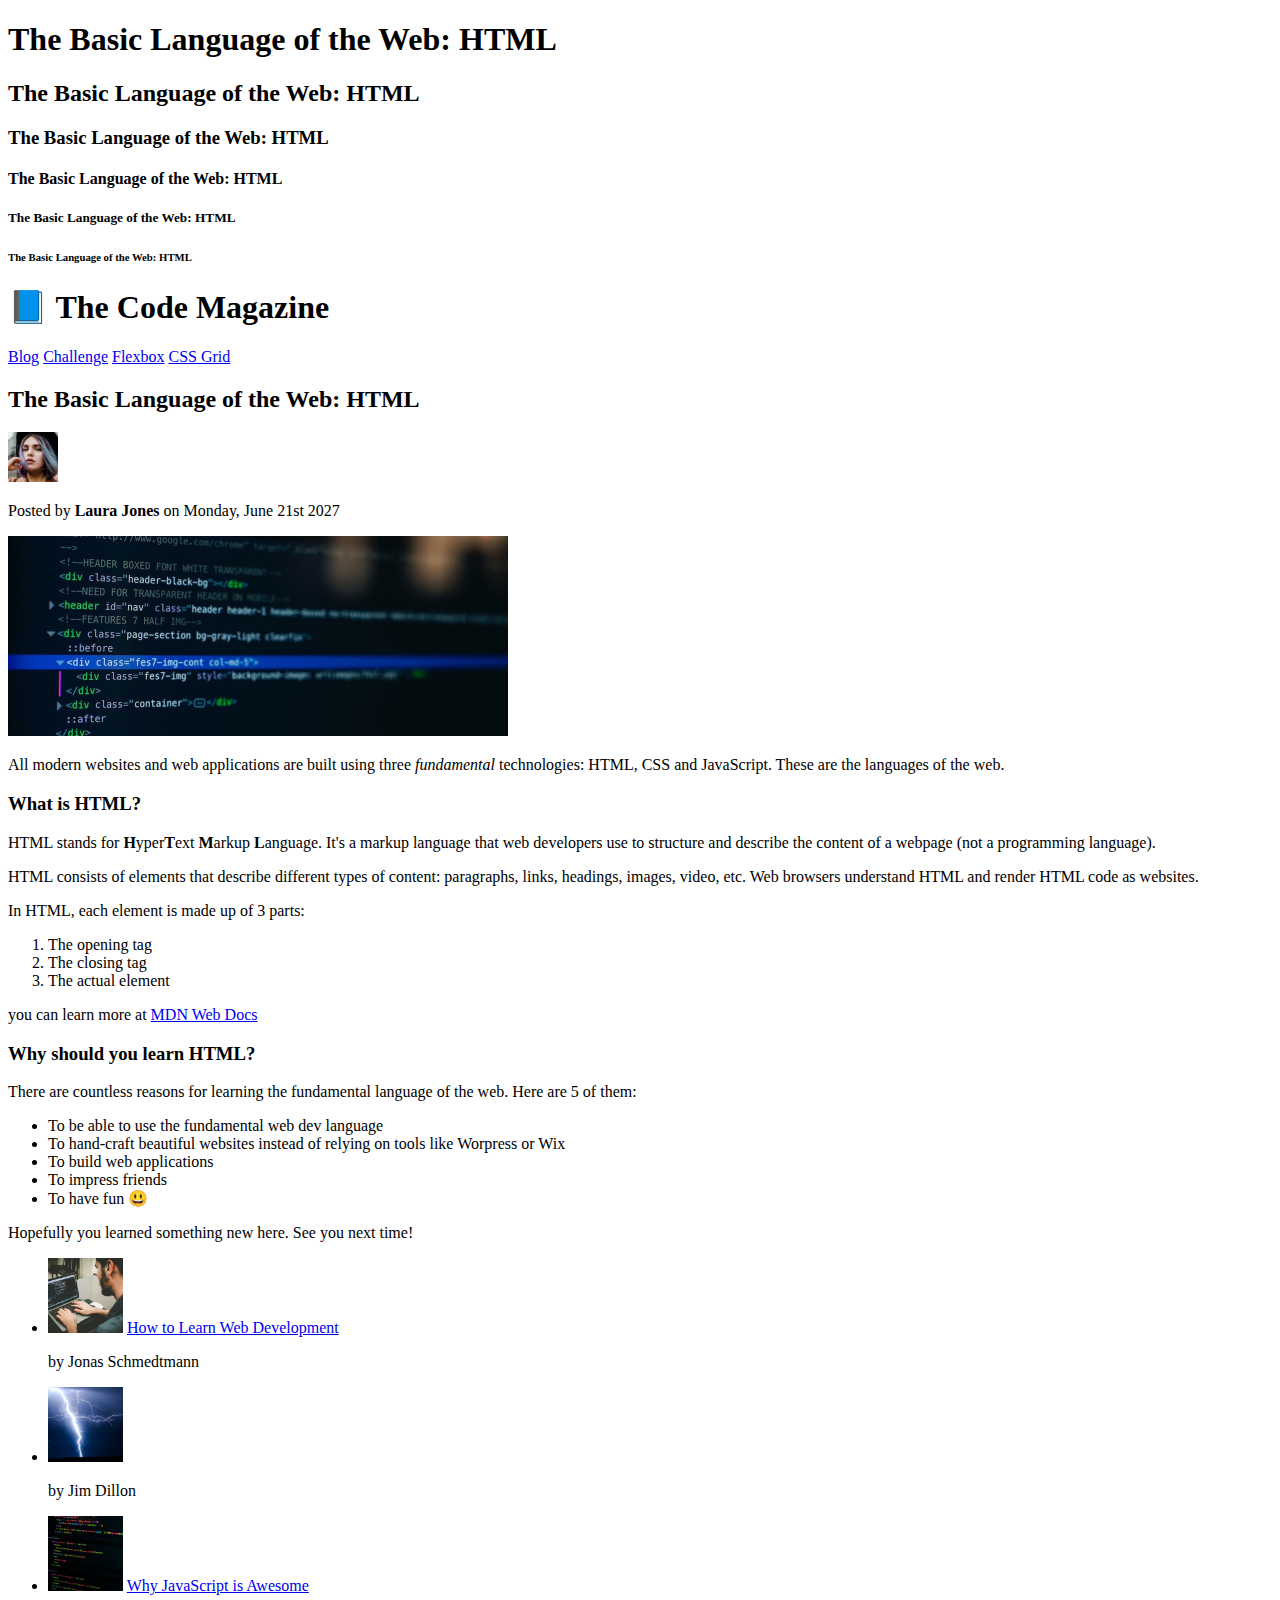
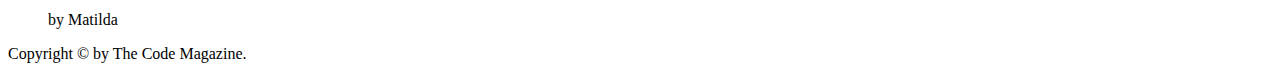
<file: starter/02-HTML-Fundamentals/index.html>
<!DOCTYPE html>
<html lang="en">
  <head>
    <meta charset="UTF-8" />
    <title>The Basic Language of the web: HTML</title>
  </head>
  <body>
    <h1>The Basic Language of the Web: HTML</h1>
    <h2>The Basic Language of the Web: HTML</h2>
    <h3>The Basic Language of the Web: HTML</h3>
    <h4>The Basic Language of the Web: HTML</h4>
    <h5>The Basic Language of the Web: HTML</h5>
    <h6>The Basic Language of the Web: HTML</h6>
    <header>
      <h1>📘 The Code Magazine</h1>
      <nav>
        <a href="./blog.html">Blog</a>
        <a href="#">Challenge</a>
        <a href="#">Flexbox</a>
        <a href="#">CSS Grid</a>
      </nav>
    </header>
    <article>
      <header>
        <h2>The Basic Language of the Web: HTML</h2>

        <img
          src="./img/laura-jones.jpg"
          alt="Head shot of Laura Jones"
          height="50"
          width="50"
        />
        <p>Posted by <strong>Laura Jones</strong> on Monday, June 21st 2027</p>

        <img
          src="./img/post-img.jpg"
          width="500"
          height="200"
          alt="HTML Code on a screen "
        />
      </header>

      <p>
        All modern websites and web applications are built using three
        <em>fundamental</em>
        technologies: HTML, CSS and JavaScript. These are the languages of the
        web.
      </p>

      <h3>What is HTML?</h3>
      <p>
        HTML stands for
        <strong>H</strong>yper<strong>T</strong>ext <strong>M</strong>arkup
        <strong>L</strong>anguage. It's a markup language that web developers
        use to structure and describe the content of a webpage (not a
        programming language).
      </p>
      <p>
        HTML consists of elements that describe different types of content:
        paragraphs, links, headings, images, video, etc. Web browsers understand
        HTML and render HTML code as websites.
      </p>
      <p>In HTML, each element is made up of 3 parts:</p>
      <ol>
        <li>The opening tag</li>
        <li>The closing tag</li>
        <li>The actual element</li>
      </ol>

      <p>
        you can learn more at
        <a href="https://developer.mozilla.org/zh-TW/" target="_blank"
          >MDN Web Docs</a
        >
      </p>
      <h3>Why should you learn HTML?</h3>
      <p>
        There are countless reasons for learning the fundamental language of the
        web. Here are 5 of them:
      </p>
      <ul>
        <li>To be able to use the fundamental web dev language</li>
        <li>
          To hand-craft beautiful websites instead of relying on tools like
          Worpress or Wix
        </li>
        <li>To build web applications</li>
        <li>To impress friends</li>
        <li>To have fun 😃</li>
      </ul>

      <p>Hopefully you learned something new here. See you next time!</p>

      <aside>
        <ul>
          <li>
            <img src="./img/related-1.jpg" alt="" width="75" />
            <a href="#">How to Learn Web Development</a>
            <p>by Jonas Schmedtmann</p>
          </li>
          <li>
            <img src="./img/related-2.jpg" alt="" width="75" />
            <p>by Jim Dillon</p>
          </li>
          <li>
            <img src="./img/related-3.jpg" alt="" width="75" />
            <a href="#">Why JavaScript is Awesome</a>
            <p>by Matilda</p>
          </li>
        </ul>
      </aside>
    </article>
    <footer>Copyright &copy; by The Code Magazine.</footer>
  </body>
</html>
</file>
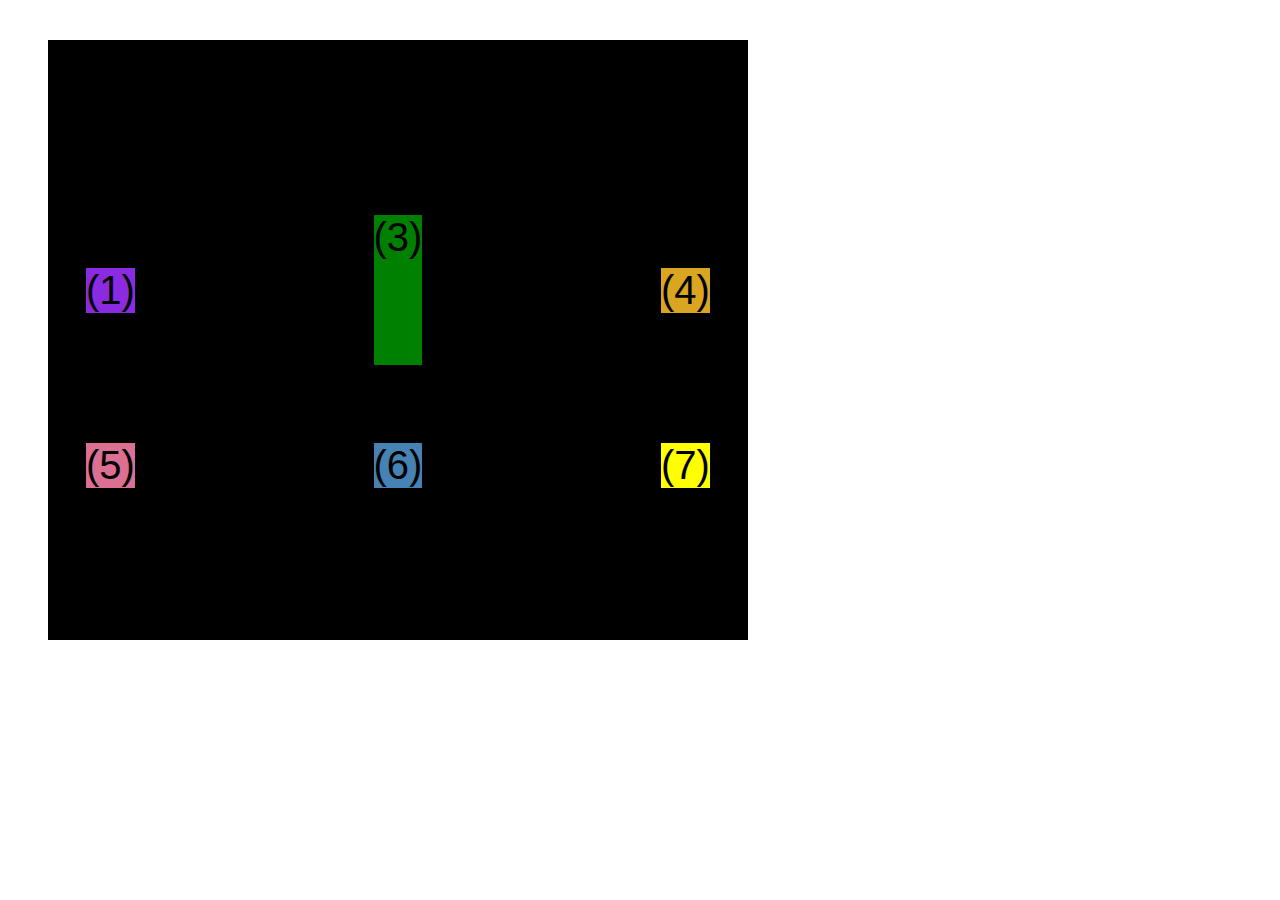
<file: starter/04-CSS-Layouts/css-grid.html>
<!DOCTYPE html>
<html lang="en">
  <head>
    <meta charset="UTF-8" />
    <meta http-equiv="X-UA-Compatible" content="IE=edge" />
    <meta name="viewport" content="width=device-width, initial-scale=1.0" />
    <title>CSS Grid</title>
    <style>
      .el--1 {
        background-color: blueviolet;
      }
      .el--2 {
        background-color: orangered;
      }
      .el--3 {
        background-color: green;
        height: 150px;
      }
      .el--4 {
        background-color: goldenrod;
      }
      .el--5 {
        background-color: palevioletred;
      }
      .el--6 {
        background-color: steelblue;
      }
      .el--7 {
        background-color: yellow;
      }
      .el--8 {
        background-color: crimson;
      }

      .container--1 {
        /* STARTER */
        font-family: sans-serif;
        background-color: #ddd;
        font-size: 40px;
        margin: 40px;

        /* CSS GRID */
        display: grid;
        /* grid-template-columns: 1fr 1fr 1fr 1fr; */
        grid-template-columns: repeat(4, 1fr);
        grid-template-rows: 1fr 1fr;

        column-gap: 20px;
        row-gap: 40px;

        display: none;
      }

      .el--8 {
        grid-column: 2/3;
        grid-row: 1/2;
      }

      .el--2 {
        grid-column: 1 / span 2;
        grid-row: 2;
      }

      .container--2 {
        /* STARTER */
        /* display: none; */
        font-family: sans-serif;
        background-color: black;
        font-size: 40px;
        margin: 40px;

        width: 700px;
        height: 600px;

        /* CSS GRID */
        display: grid;
        grid-template-columns: 125px 200px 125px;
        grid-template-rows: 250px 100px;

        /* Aligning tricks into container distribute into empty space*/
        justify-content: space-between;

        align-content: center;
        /* Aligning items inside cells: moving item around inside the cell */
        align-items: center;
        justify-items: center;
      }
    </style>
  </head>
  <body>
    <div class="container--1">
      <div class="el el--1">(1) HTML</div>
      <div class="el el--2">(2) and</div>
      <div class="el el--3">(3) CSS</div>
      <div class="el el--4">(4) are</div>
      <div class="el el--5">(5) amazing</div>
      <div class="el el--6">(6) languages</div>
      <div class="el el--7">(7) to</div>
      <div class="el el--8">(8) learn</div>
    </div>

    <div class="container--2">
      <div class="el el--1">(1)</div>
      <div class="el el--3">(3)</div>
      <div class="el el--4">(4)</div>
      <div class="el el--5">(5)</div>
      <div class="el el--6">(6)</div>
      <div class="el el--7">(7)</div>
    </div>
  </body>
</html>
</file>
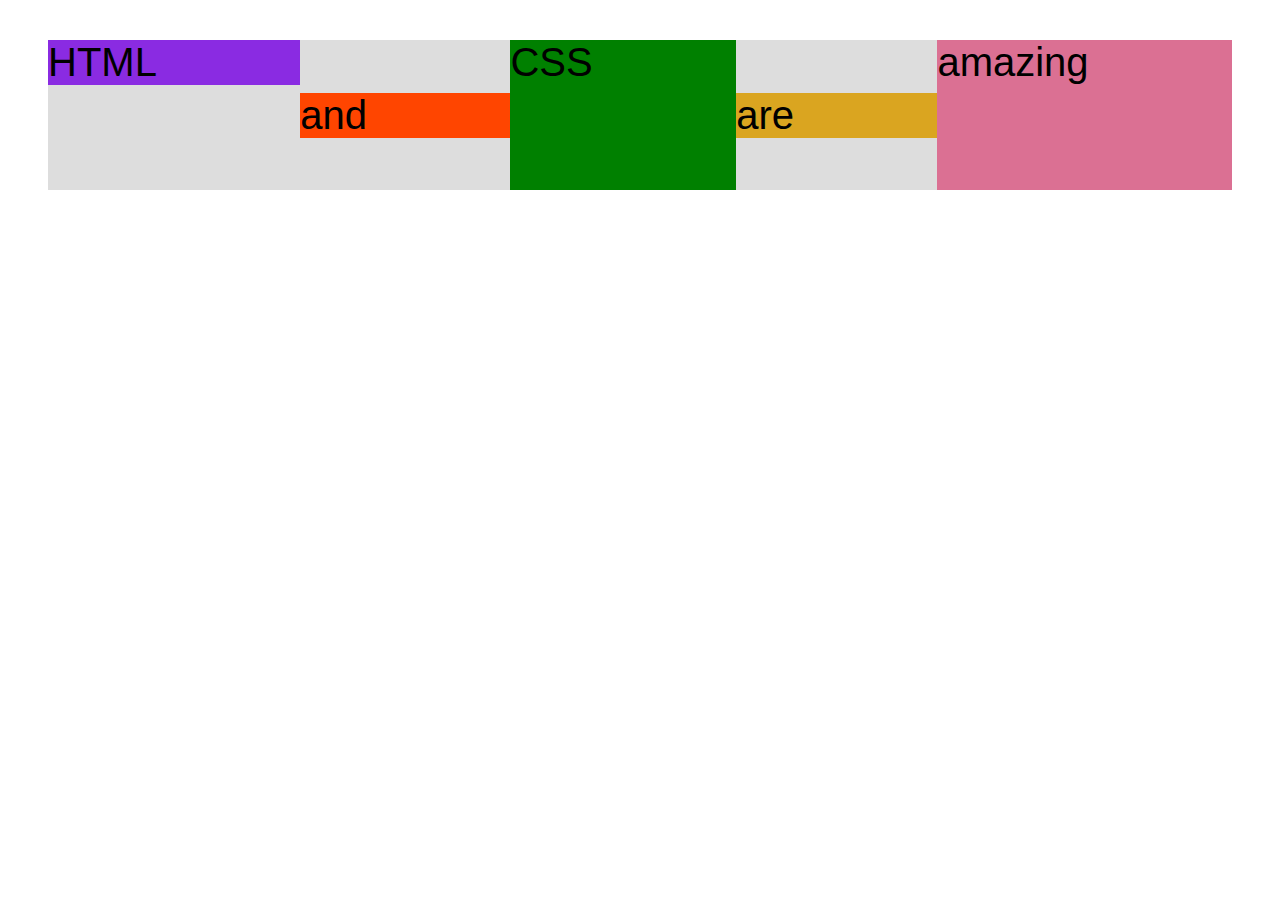
<file: starter/04-CSS-Layouts/flexbox.html>
<!DOCTYPE html>
<html lang="en">
  <head>
    <meta charset="UTF-8" />
    <meta http-equiv="X-UA-Compatible" content="IE=edge" />
    <meta name="viewport" content="width=device-width, initial-scale=1.0" />
    <title>Flexbox</title>
    <style>
      .el--1 {
        background-color: blueviolet;
      }
      .el--2 {
        background-color: orangered;
      }
      .el--3 {
        background-color: green;
        height: 150px;
      }
      .el--4 {
        background-color: goldenrod;
      }
      .el--5 {
        background-color: palevioletred;
      }
      .el--6 {
        background-color: steelblue;
      }
      .el--7 {
        background-color: yellow;
      }
      .el--8 {
        background-color: crimson;
      }

      .container {
        /* STARTER */
        font-family: sans-serif;
        background-color: #ddd;
        font-size: 40px;
        margin: 40px;

        /* FLEXBOX */
        display: flex;
        align-items: center;
        justify-content: flex-start;
      }

      .el {
        /* 
        DEFAULT
        flex-grow: 0;
        flex-shrink: 1;
        flex-basis: auto; 
        */

        /* flex-basis: 200px;
        flex-shrink: 1; */
        flex-grow: 1;
      }
      .el--1 {
        align-self: flex-start;
      }

      .el--5 {
        align-self: stretch;
      }
    </style>
  </head>
  <body>
    <div class="container">
      <div class="el el--1">HTML</div>
      <div class="el el--2">and</div>
      <div class="el el--3">CSS</div>
      <div class="el el--4">are</div>
      <div class="el el--5">amazing</div>
      <!-- <div class="el el--6">languages</div> -->
      <!-- <div class="el el--7">to</div>
      <div class="el el--8">learn</div> -->
    </div>
  </body>
</html>
</file>
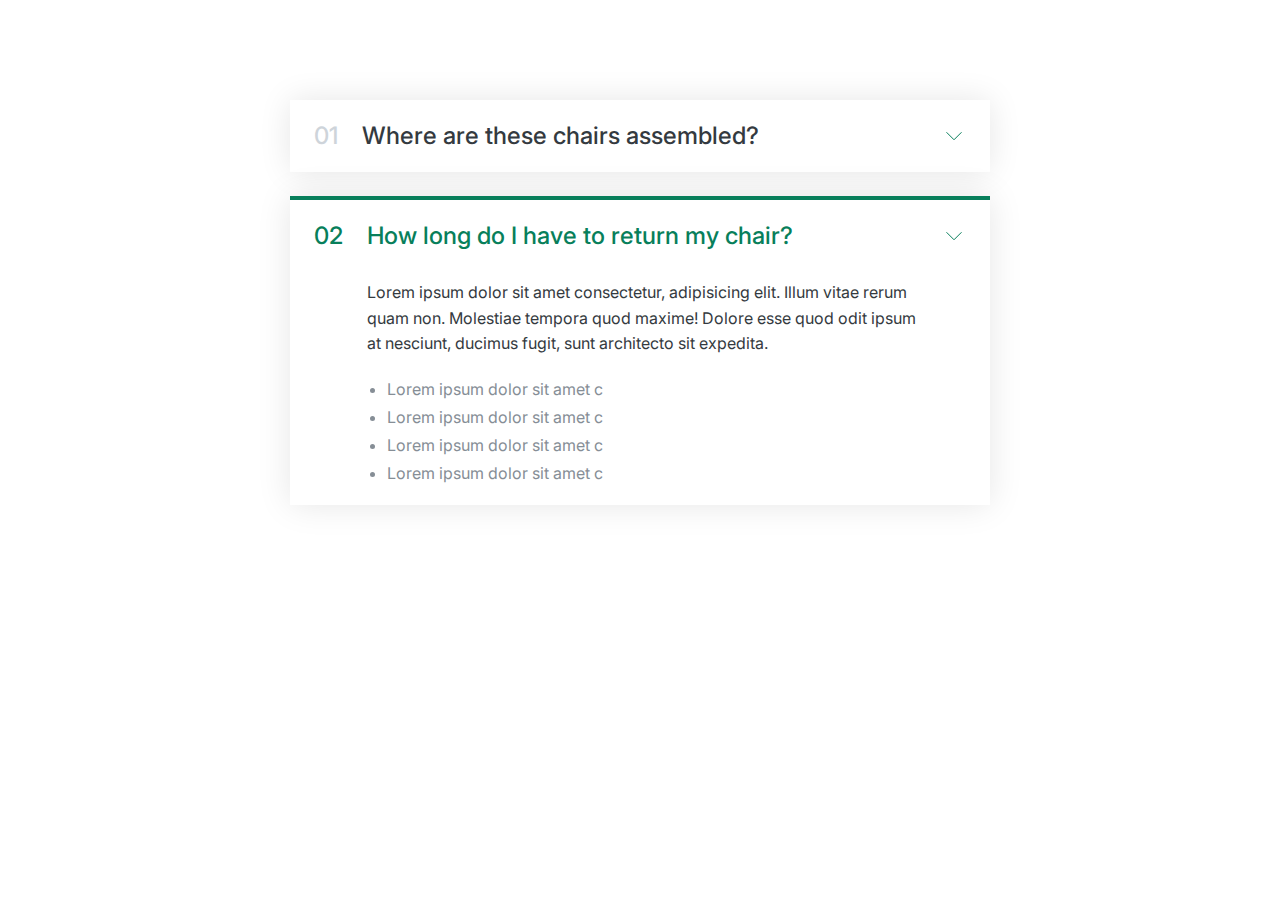
<file: starter/06-Components/01-accordion.html>
<!DOCTYPE html>
<html lang="en">
  <head>
    <meta charset="UTF-8" />
    <meta http-equiv="X-UA-Compatible" content="IE=edge" />
    <meta name="viewport" content="width=device-width, initial-scale=1.0" />
    <link
      href="https://fonts.googleapis.com/css2?family=Inter:wght@400;500;700&display=swap"
      rel="stylesheet"
    />
    <title>Accordion Components</title>
    <style>
      /*
              SPACING SYSTEM (px)
              2 / 4 / 8 / 12 / 16 / 24 / 32 / 48 / 64 / 80 / 96 / 128

              FONT SIZE SYSTEM (px)
              10 / 12 / 14 / 16 / 18 / 20 / 24 / 30 / 36 / 44 / 52 / 62 / 74 / 86 / 98
              */

      /*
              COLOR SYSTEM
              MAIN COLOR: #087f5b
              GREY COLOR: #343a40

              */

      * {
        margin: 0;
        padding: 0;
        box-sizing: border-box;
      }

      /* ------------------------ */
      /* GENERAL STYLES */
      /* ------------------------ */
      body {
        font-family: "inter", sans-serif;
        color: #343a40;
        line-height: 1;
      }

      .accordion {
        width: 700px;
        margin: 100px auto;
        display: flex;
        flex-direction: column;
        gap: 24px;
      }

      .item {
        box-shadow: 0 0 32px rgb(0, 0, 0, 0.1);
        padding: 24px;

        display: grid;
        grid-template-columns: auto 1fr auto;
        column-gap: 24px;
        row-gap: 32px;
        border-top: #087f5b px solid;
        align-items: center;
      }

      .number,
      .text {
        font-size: 24px;
        font-weight: 500;
        /* color: #087f5b; */
      }

      .number {
        color: #ced4da;
      }

      .icon {
        width: 24px;
        height: 24px;
        stroke: #087f5b;
      }

      .hidden-box {
        grid-column: 2;
        display: none;
      }

      .hidden-box p {
        line-height: 1.6;
        margin-bottom: 24px;
      }

      .open {
        border-top: #087f5b 4px solid;
      }

      .open .hidden-box {
        display: block;
      }

      .open .number,
      .open .text {
        color: #087f5b;
      }

      .hidden-box ul {
        color: #868e96;
        margin-left: 20px;
        display: flex;
        flex-direction: column;
        gap: 12px;
      }
    </style>
  </head>
  <body>
    <div class="accordion">
      <div class="item">
        <p class="number">01</p>
        <p class="text">Where are these chairs assembled?</p>
        <svg
          xmlns="http://www.w3.org/2000/svg"
          fill="none"
          viewBox="0 0 24 24"
          strokeWidth="{1.5}"
          stroke="currentColor"
          class="icon"
        >
          <path
            strokeLinecap="round"
            strokeLinejoin="round"
            d="M19.5 8.25l-7.5 7.5-7.5-7.5"
          />
        </svg>
        <div class="hidden-box">
          <p>
            Lorem ipsum dolor sit amet consectetur, adipisicing elit. Illum
            vitae rerum quam non. Molestiae tempora quod maxime! Dolore esse
            quod odit ipsum at nesciunt, ducimus fugit, sunt architecto sit
            expedita.
          </p>
          <ul>
            <li>Lorem ipsum dolor sit amet c</li>
            <li>Lorem ipsum dolor sit amet c</li>
            <li>Lorem ipsum dolor sit amet c</li>
            <li>Lorem ipsum dolor sit amet c</li>
          </ul>
        </div>
      </div>
      <div class="item open">
        <p class="number">02</p>
        <p class="text">How long do I have to return my chair?</p>
        <svg
          xmlns="http://www.w3.org/2000/svg"
          fill="none"
          viewBox="0 0 24 24"
          strokeWidth="{1.5}"
          stroke="currentColor"
          class="icon"
        >
          <path
            strokeLinecap="round"
            strokeLinejoin="round"
            d="M19.5 8.25l-7.5 7.5-7.5-7.5"
          />
        </svg>
        <div class="hidden-box">
          <p>
            Lorem ipsum dolor sit amet consectetur, adipisicing elit. Illum
            vitae rerum quam non. Molestiae tempora quod maxime! Dolore esse
            quod odit ipsum at nesciunt, ducimus fugit, sunt architecto sit
            expedita.
          </p>
          <ul>
            <li>Lorem ipsum dolor sit amet c</li>
            <li>Lorem ipsum dolor sit amet c</li>
            <li>Lorem ipsum dolor sit amet c</li>
            <li>Lorem ipsum dolor sit amet c</li>
          </ul>
        </div>
      </div>
    </div>
  </body>
</html>
</file>
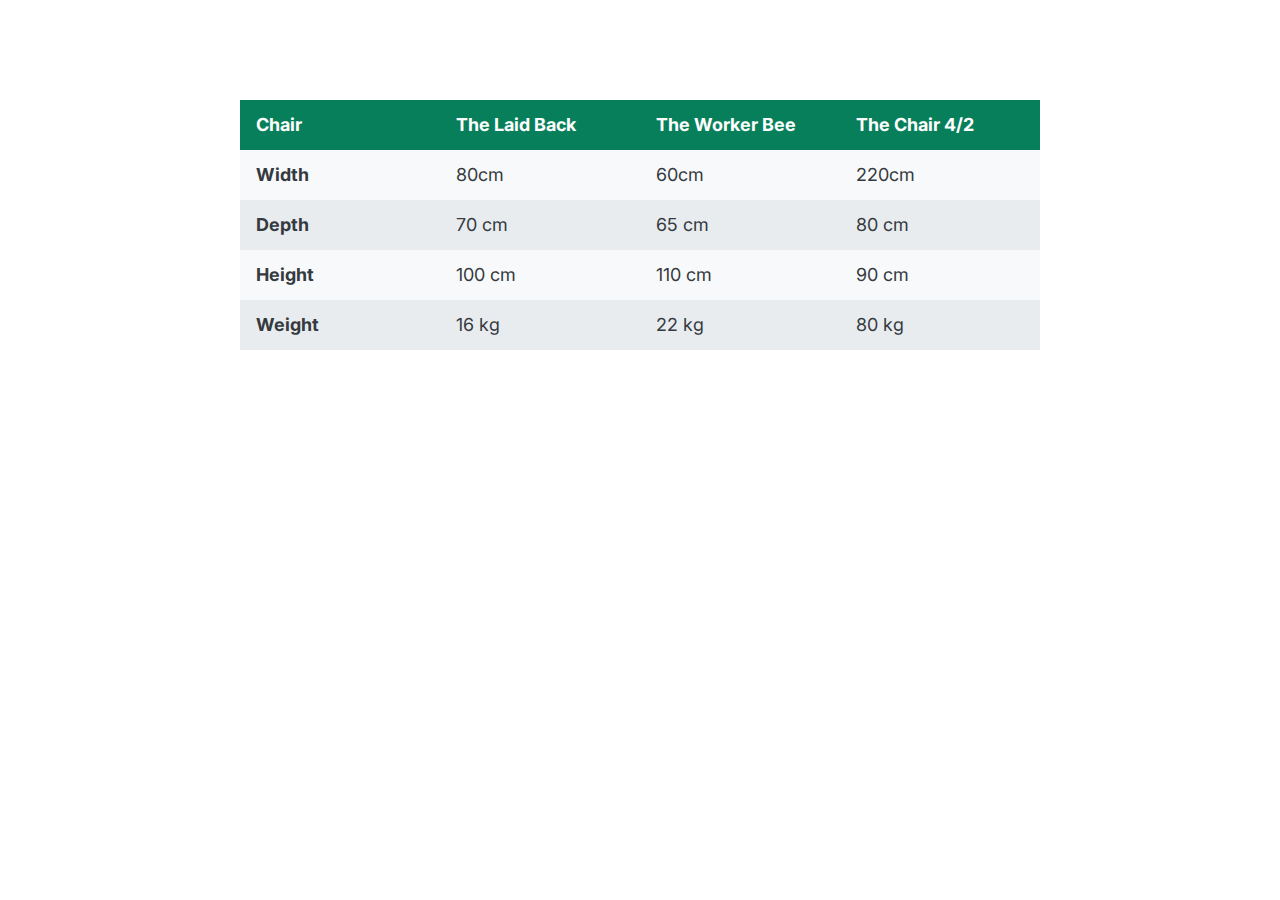
<file: starter/06-Components/03-table.html>
<!DOCTYPE html>
<html lang="en">
  <head>
    <meta charset="UTF-8" />
    <meta http-equiv="X-UA-Compatible" content="IE=edge" />
    <meta name="viewport" content="width=device-width, initial-scale=1.0" />
    <link
      href="https://fonts.googleapis.com/css2?family=Inter:wght@400;500;700&display=swap"
      rel="stylesheet"
    />
    <title>Accordion Components</title>
    <style>
      /*
              SPACING SYSTEM (px)
              2 / 4 / 8 / 12 / 16 / 24 / 32 / 48 / 64 / 80 / 96 / 128

              FONT SIZE SYSTEM (px)
              10 / 12 / 14 / 16 / 18 / 20 / 24 / 30 / 36 / 44 / 52 / 62 / 74 / 86 / 98
              */

      /*
              COLOR SYSTEM
              MAIN COLOR: #087f5b
              GREY COLOR: #343a40

              */

      * {
        margin: 0;
        padding: 0;
        box-sizing: border-box;
      }

      /* ------------------------ */
      /* GENERAL STYLES */
      /* ------------------------ */
      body {
        font-family: "inter", sans-serif;
        color: #343a40;
        line-height: 1;
        display: flex;
        justify-content: center;
      }

      table {
        margin-top: 100px;
        width: 800px;
        text-align: left;
        /* border: 1px solid #343a40; */
        border-collapse: collapse;
        font-size: 18px;
      }

      th,
      td {
        /* border: 1px solid #343a40; */
        padding: 16px;
      }

      thead th {
        background-color: #087f5b;
        color: #fff;
        width: 25%;
      }

      tbody tr:nth-child(odd) {
        background-color: #f8f9fa;
      }

      tbody tr:nth-child(even) {
        background-color: #e9ecef;
      }
    </style>
  </head>
  <body>
    <table>
      <thead>
        <tr>
          <th>Chair</th>
          <th>The Laid Back</th>
          <th>The Worker Bee</th>
          <th>The Chair 4/2</th>
        </tr>
      </thead>

      <tbody>
        <tr>
          <th>Width</th>
          <td>80cm</td>
          <td>60cm</td>
          <td>220cm</td>
        </tr>
        <tr>
          <th>Depth</th>
          <td>70 cm</td>
          <td>65 cm</td>
          <td>80 cm</td>
        </tr>
        <tr>
          <th>Height</th>
          <td>100 cm</td>
          <td>110 cm</td>
          <td>90 cm</td>
        </tr>
        <tr>
          <th>Weight</th>
          <td>16 kg</td>
          <td>22 kg</td>
          <td>80 kg</td>
        </tr>
      </tbody>
    </table>
  </body>
</html>
</file>
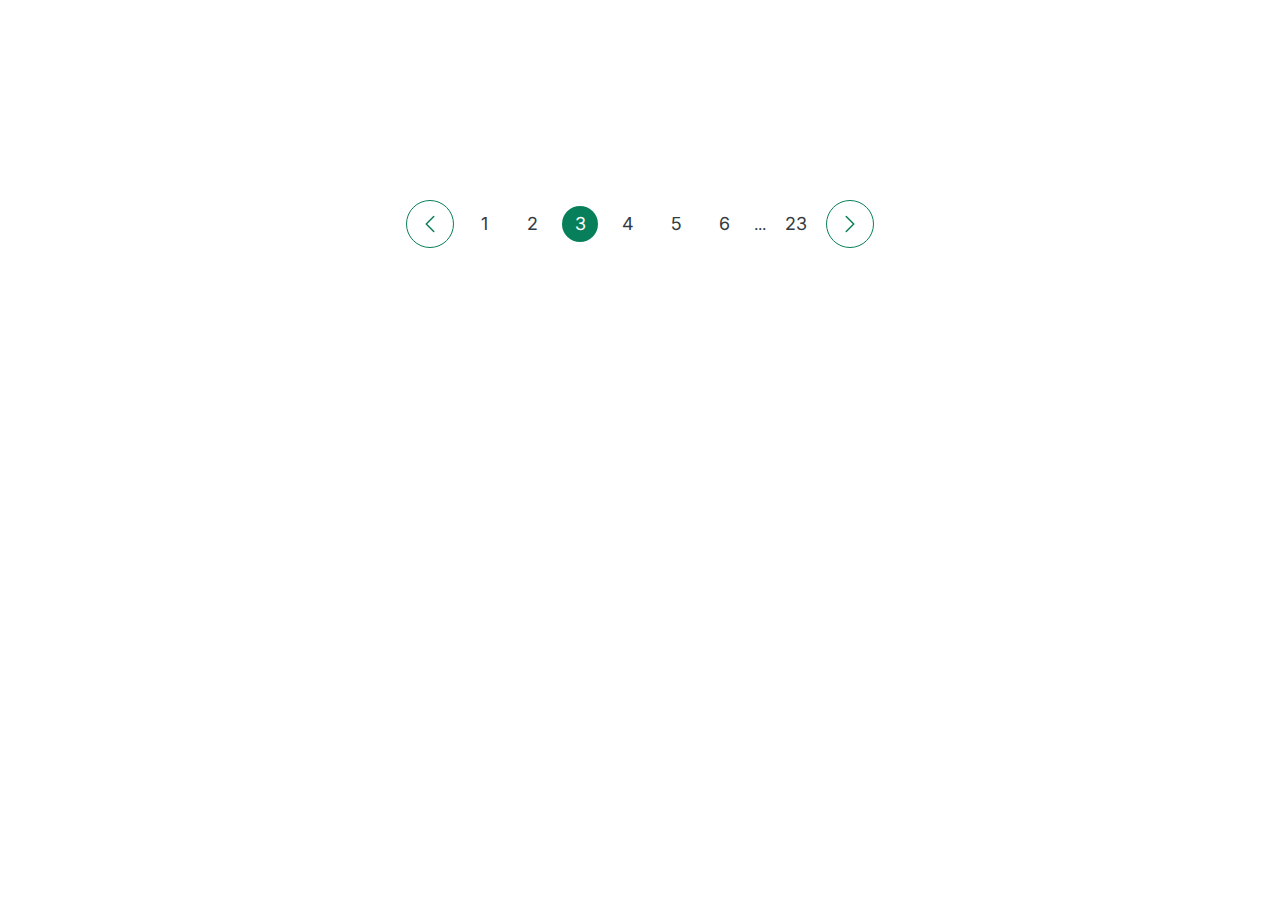
<file: starter/06-Components/04-pagination.html>
<!DOCTYPE html>
<html lang="en">
  <head>
    <meta charset="UTF-8" />
    <meta http-equiv="X-UA-Compatible" content="IE=edge" />
    <meta name="viewport" content="width=device-width, initial-scale=1.0" />
    <link
      href="https://fonts.googleapis.com/css2?family=Inter:wght@400;500;700&display=swap"
      rel="stylesheet"
    />
    <title>Pagination</title>
    <style>
      /*
              SPACING SYSTEM (px)
              2 / 4 / 8 / 12 / 16 / 24 / 32 / 48 / 64 / 80 / 96 / 128

              FONT SIZE SYSTEM (px)
              10 / 12 / 14 / 16 / 18 / 20 / 24 / 30 / 36 / 44 / 52 / 62 / 74 / 86 / 98
              */

      /*
              COLOR SYSTEM
              MAIN COLOR: #087f5b
              GREY COLOR: #343a40

              */

      * {
        margin: 0;
        padding: 0;
        box-sizing: border-box;
      }

      /* ------------------------ */
      /* GENERAL STYLES */
      /* ------------------------ */
      body {
        font-family: "inter", sans-serif;
        color: #343a40;
        line-height: 1;
        display: flex;
        justify-content: center;
      }

      .pagination {
        display: flex;
        gap: 12px;
        align-items: center;
        margin-top: 200px;
      }

      .btn {
        width: 48px;
        height: 48px;
        border: 1px solid #087f5b;
        border-radius: 50%;
        background: none;
        display: flex;
        justify-content: center;
        align-items: center;
        cursor: pointer;
      }

      .btn:hover {
        background-color: #087f5b;
      }

      .btn:hover .btn-icon {
        stroke: #fff;
      }

      .btn-icon {
        height: 24px;
        width: 24px;
        stroke: #087f5b;
      }

      .page-link:link,
      .page-link:visited {
        font-size: 18px;
        color: #343a40;
        text-decoration: none;
        border-radius: 50%;
        width: 36px;
        height: 36px;

        display: flex;
        align-items: center;
        justify-content: center;
      }

      .page-link:active,
      .page-link:hover,
      .page-link.page-link--current {
        background-color: #087f5b;
        color: #fff;
      }
    </style>
  </head>
  <body>
    <div class="pagination">
      <button class="btn btn--left">
        <svg
          xmlns="http://www.w3.org/2000/svg"
          fill="none"
          viewBox="0 0 24 24"
          stroke-width="1.5"
          stroke="currentColor"
          class="btn-icon"
        >
          <path
            stroke-linecap="round"
            stroke-linejoin="round"
            d="M15.75 19.5L8.25 12l7.5-7.5"
          />
        </svg>
      </button>
      <a href="" class="page-link">1</a>
      <a href="" class="page-link">2</a>
      <a href="" class="page-link page-link--current">3</a>
      <a href="" class="page-link">4</a>
      <a href="" class="page-link">5</a>
      <a href="" class="page-link">6</a>
      <span>...</span>
      <a href="" class="page-link">23</a>
      <button class="btn btn--right">
        <svg
          xmlns="http://www.w3.org/2000/svg"
          fill="none"
          viewBox="0 0 24 24"
          stroke-width="1.5"
          stroke="currentColor"
          class="btn-icon"
        >
          <path
            stroke-linecap="round"
            stroke-linejoin="round"
            d="M8.25 4.5l7.5 7.5-7.5 7.5"
          />
        </svg>
      </button>
    </div>
  </body>
</html>
</file>
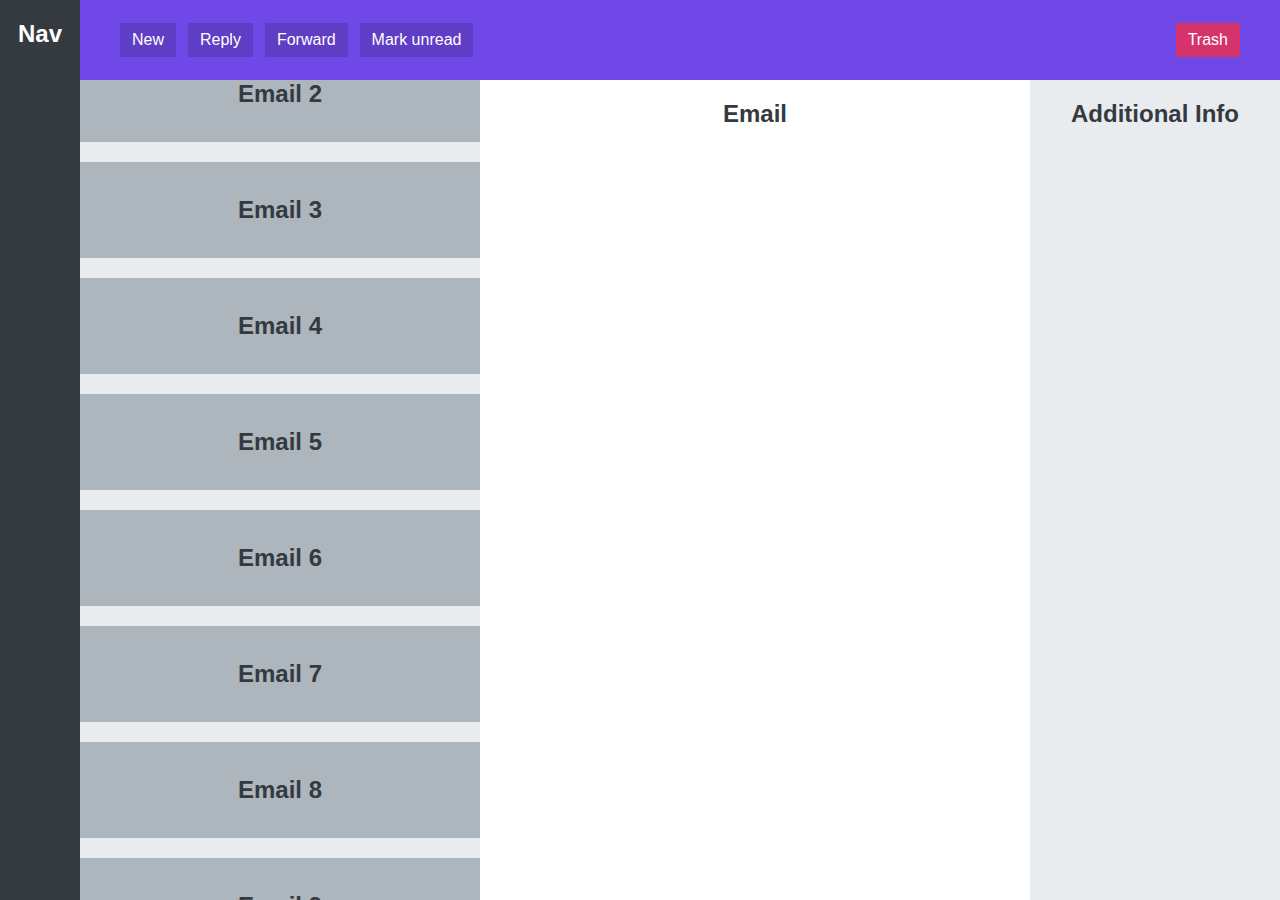
<file: starter/06-Components/06-app-layout.html>
<!DOCTYPE html>
<html lang="en">
  <head>
    <meta charset="UTF-8" />
    <meta http-equiv="X-UA-Compatible" content="IE=edge" />
    <meta name="viewport" content="width=device-width, initial-scale=1.0" />
    <title>App Layout</title>
    <style>
      * {
        padding: 0;
        margin: 0;
        box-sizing: border-box;
      }

      body {
        font-family: sans-serif;
        color: #343a40;
        font-size: 24px;
        display: grid;
        grid-template-columns: 80px 400px 1fr 250px;
        grid-template-rows: 80px 1fr;

        text-align: center;
        font-weight: bold;

        height: 100vh;
      }

      nav,
      main,
      section,
      aside {
        padding-top: 20px;
      }

      nav {
        background-color: #343a40;
        grid-row: 1 / -1;
        color: #fff;
      }

      menu {
        background-color: #7048e8;
        color: #fff;
        grid-column: 2 / -1;
        display: flex;
        align-items: center;
        gap: 12px;
        padding: 0 40px;
      }

      button {
        display: inline-block;
        font-size: 16px;
        background-color: #5f3dc4;
        border: none;
        cursor: pointer;
        color: #fff;
        padding: 8px 12px;
      }

      button:last-child {
        background-color: #d6336c;
        margin-left: auto;
      }

      section {
        background-color: #e9ecef;
        display: flex;
        flex-direction: column;
        gap: 20px;
        justify-content: center;
        overflow: auto;
      }

      aside {
        background-color: #e9ecef;
      }

      .email {
        background-color: #adb5bd;
        height: 96px;
        flex-shrink: 0;
        display: flex;
        justify-content: center;
        align-items: center;
      }
    </style>
  </head>
  <body>
    <nav>Nav</nav>
    <menu>
      <button>New</button>
      <button>Reply</button>
      <button>Forward</button>
      <button>Mark unread</button>
      <button>Trash</button>
    </menu>
    <section>
      <div class="email">Email 1</div>
      <div class="email">Email 2</div>
      <div class="email">Email 3</div>
      <div class="email">Email 4</div>
      <div class="email">Email 5</div>
      <div class="email">Email 6</div>
      <div class="email">Email 7</div>
      <div class="email">Email 8</div>
      <div class="email">Email 9</div>
      <div class="email">Email 10</div>
    </section>
    <main>Email</main>
    <aside>Additional Info</aside>
  </body>
</html>
</file>
